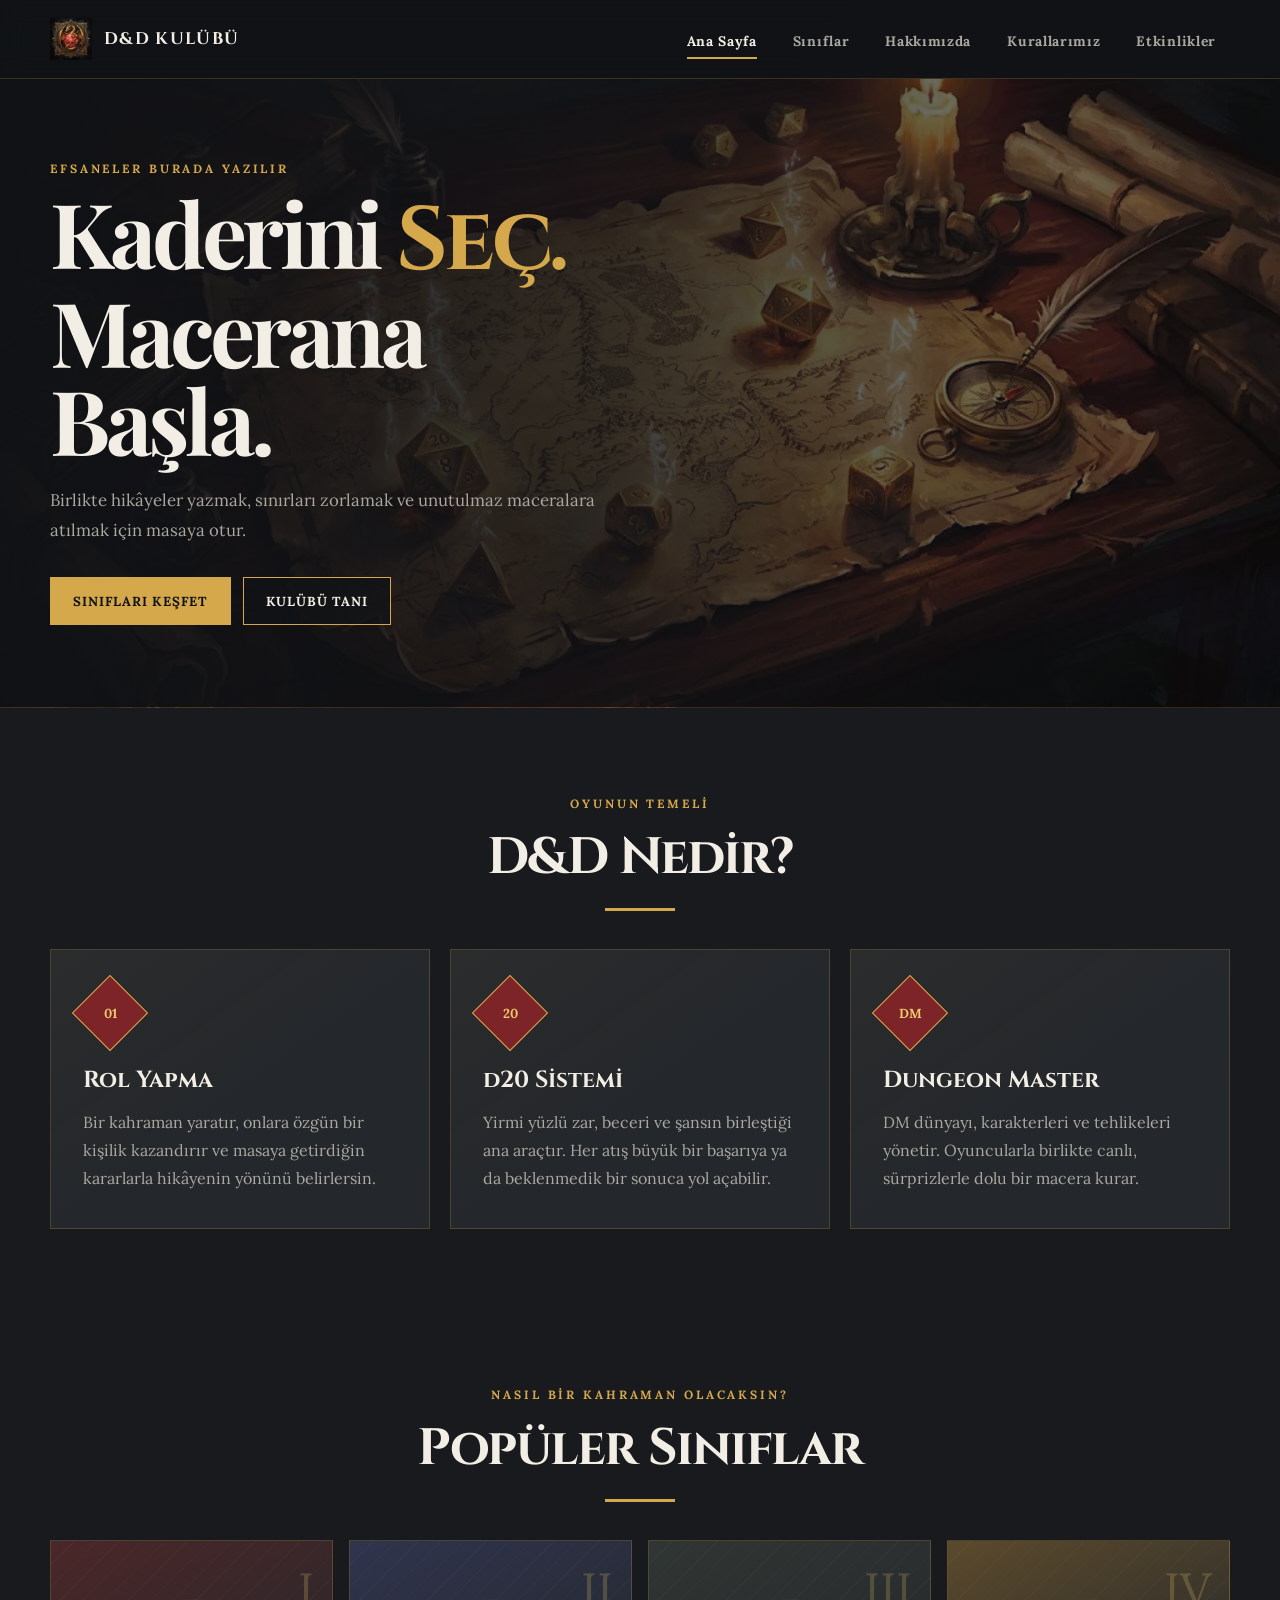
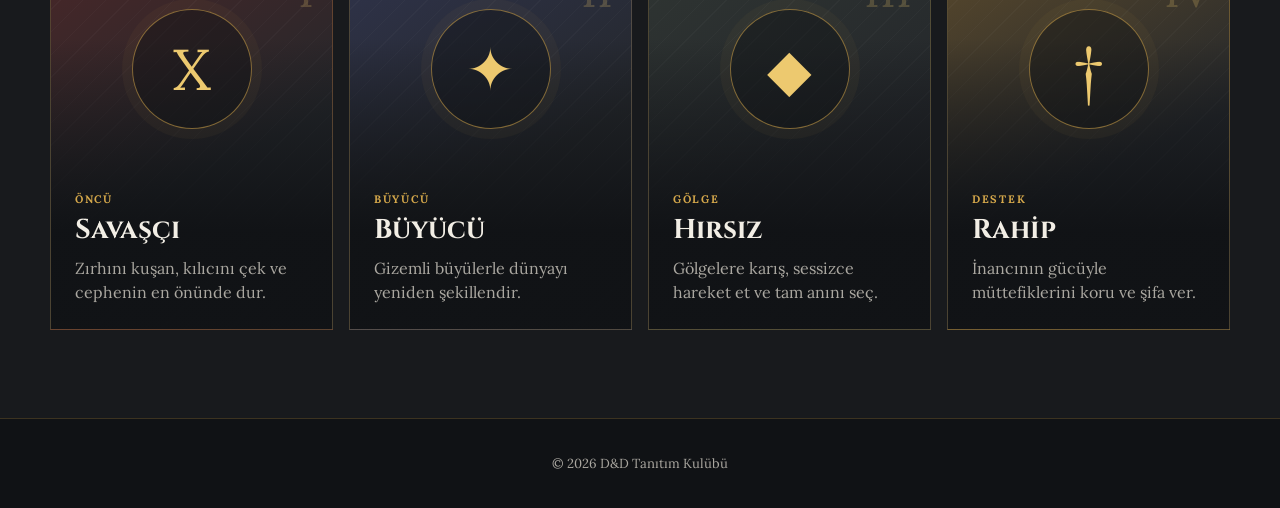
<file: index.html>
<!DOCTYPE html>
<html lang="tr">
<head>
    <meta charset="UTF-8">
    <meta name="viewport" content="width=device-width, initial-scale=1.0">
    <meta name="description" content="Dungeons & Dragons maceralarına, sınıflarına ve topluluğumuza modern bir giriş yapın.">
    <title>D&D Tanıtım Kulübü</title>
    <link rel="preconnect" href="https://fonts.googleapis.com">
    <link rel="preconnect" href="https://fonts.gstatic.com" crossorigin>
    <link href="https://fonts.googleapis.com/css2?family=Cinzel:wght@500;600;700&amp;family=Lora:wght@400;500;600;700&amp;family=Playfair+Display:wght@500;600;700&amp;display=swap" rel="stylesheet">
    <link rel="stylesheet" href="style.css">
</head>
<body>
    <!-- Sayfa üstündeki ortak ana menü -->
    <header class="site-header">
        <nav class="navbar" aria-label="Ana menü">
            <a class="brand" href="index.html" aria-label="D&D Kulübü ana sayfa">
                <img class="brand-logo" src="İMG/ikontasarımı.webp" alt="">
                <span>D&D Kulübü</span>
            </a>

            <ul class="nav-links">
                <li><a class="active" href="index.html" aria-current="page">Ana Sayfa</a></li>
                <li><a href="index.html#siniflar">Sınıflar</a></li>
                <li><a href="hakkimizda.html">Hakkımızda</a></li>
                <li><a href="hakkimizda.html#kurallar">Kurallarımız</a></li>
                <li><a href="etkinlikler.html">Etkinlikler</a></li>
            </ul>
        </nav>
    </header>

    <main>
        <!-- Hero: Kulübün ana daveti ve içeriğe yönlendirme -->
        <section class="hero" aria-labelledby="hero-title">
            <div class="hero-content">
                <p class="eyebrow">Efsaneler burada yazılır</p>
                <h1 id="hero-title">Kaderini <span>Seç.</span> Macerana Başla.</h1>
                <p class="hero-text">
                    Birlikte hikâyeler yazmak, sınırları zorlamak ve unutulmaz maceralara
                    atılmak için masaya otur.
                </p>
                <div class="hero-actions">
                    <a class="button button-primary" href="#siniflar">Sınıfları Keşfet</a>
                    <a class="button button-secondary" href="hakkimizda.html">Kulübü Tanı</a>
                </div>
            </div>

        </section>

        <!-- D&D'nin temel unsurlarını anlatan bilgi kartları -->
        <section class="section info-section" aria-labelledby="nedir-title">
            <div class="section-heading">
                <p class="eyebrow">Oyunun Temeli</p>
                <h2 id="nedir-title">D&amp;D Nedir?</h2>
                <div class="heading-line" aria-hidden="true"></div>
            </div>

            <div class="info-grid">
                <article class="info-card">
                    <div class="card-icon" aria-hidden="true">
                        <span>01</span>
                    </div>
                    <h3>Rol Yapma</h3>
                    <p>
                        Bir kahraman yaratır, onlara özgün bir kişilik kazandırır ve masaya
                        getirdiğin kararlarla hikâyenin yönünü belirlersin.
                    </p>
                </article>

                <article class="info-card">
                    <div class="card-icon" aria-hidden="true">
                        <span>20</span>
                    </div>
                    <h3>d20 Sistemi</h3>
                    <p>
                        Yirmi yüzlü zar, beceri ve şansın birleştiği ana araçtır. Her atış
                        büyük bir başarıya ya da beklenmedik bir sonuca yol açabilir.
                    </p>
                </article>

                <article class="info-card">
                    <div class="card-icon" aria-hidden="true">
                        <span>DM</span>
                    </div>
                    <h3>Dungeon Master</h3>
                    <p>
                        DM dünyayı, karakterleri ve tehlikeleri yönetir. Oyuncularla birlikte
                        canlı, sürprizlerle dolu bir macera kurar.
                    </p>
                </article>
            </div>
        </section>

        <!-- Popüler sınıf kartları -->
        <section class="section classes-section" id="siniflar" aria-labelledby="siniflar-title">
            <div class="section-heading">
                <p class="eyebrow">Nasıl Bir Kahraman Olacaksın?</p>
                <h2 id="siniflar-title">Popüler Sınıflar</h2>
                <div class="heading-line" aria-hidden="true"></div>
            </div>

            <div class="class-grid">
                <article class="class-card fighter">
                    <div class="class-number" aria-hidden="true">I</div>
                    <div class="class-symbol" aria-hidden="true">X</div>
                    <div class="class-content">
                        <p class="class-role">Öncü</p>
                        <h3>Savaşçı</h3>
                        <p>Zırhını kuşan, kılıcını çek ve cephenin en önünde dur.</p>
                    </div>
                </article>

                <article class="class-card wizard">
                    <div class="class-number" aria-hidden="true">II</div>
                    <div class="class-symbol" aria-hidden="true">✦</div>
                    <div class="class-content">
                        <p class="class-role">Büyücü</p>
                        <h3>Büyücü</h3>
                        <p>Gizemli büyülerle dünyayı yeniden şekillendir.</p>
                    </div>
                </article>

                <article class="class-card rogue">
                    <div class="class-number" aria-hidden="true">III</div>
                    <div class="class-symbol" aria-hidden="true">◆</div>
                    <div class="class-content">
                        <p class="class-role">Gölge</p>
                        <h3>Hırsız</h3>
                        <p>Gölgelere karış, sessizce hareket et ve tam anını seç.</p>
                    </div>
                </article>

                <article class="class-card cleric">
                    <div class="class-number" aria-hidden="true">IV</div>
                    <div class="class-symbol" aria-hidden="true">†</div>
                    <div class="class-content">
                        <p class="class-role">Destek</p>
                        <h3>Rahip</h3>
                        <p>İnancının gücüyle müttefiklerini koru ve şifa ver.</p>
                    </div>
                </article>
            </div>
        </section>
    </main>

    <footer class="site-footer">
        <p>&copy; 2026 D&amp;D Tanıtım Kulübü</p>
    </footer>
</body>
</html>
</file>
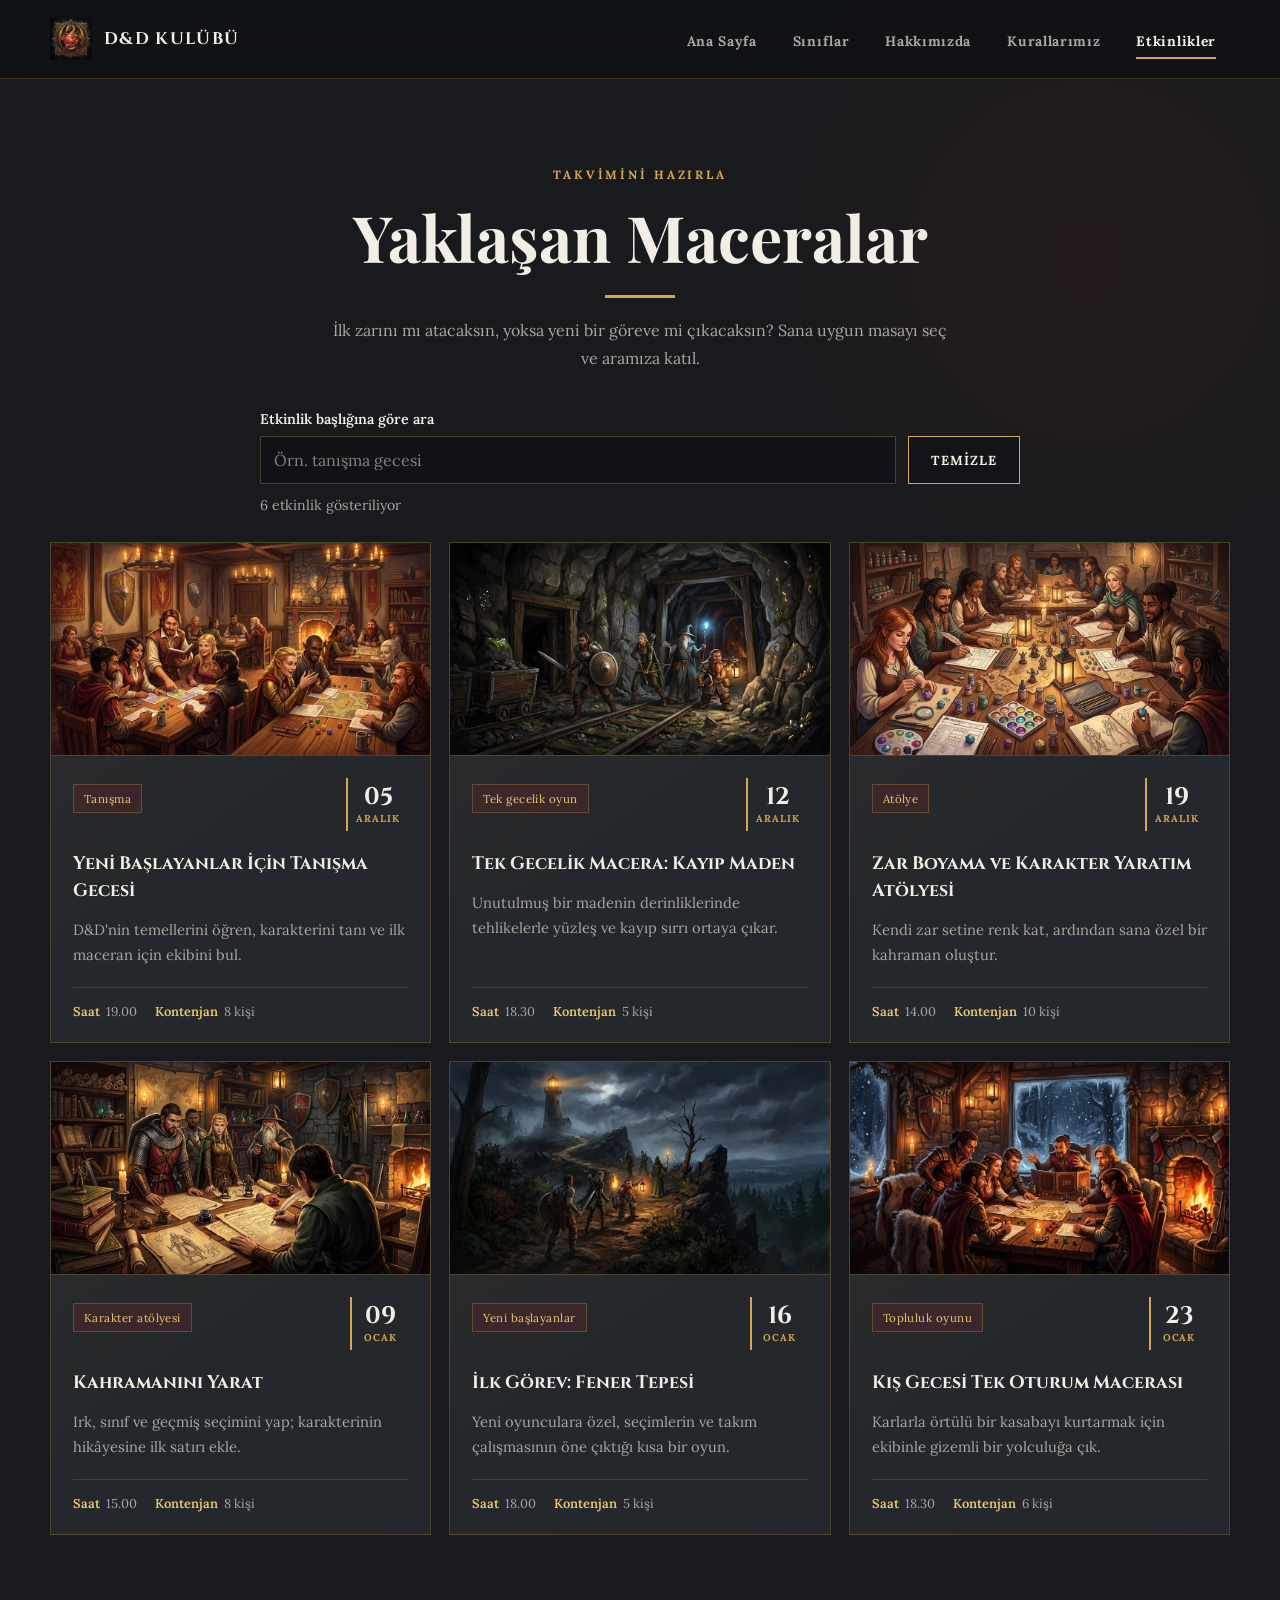
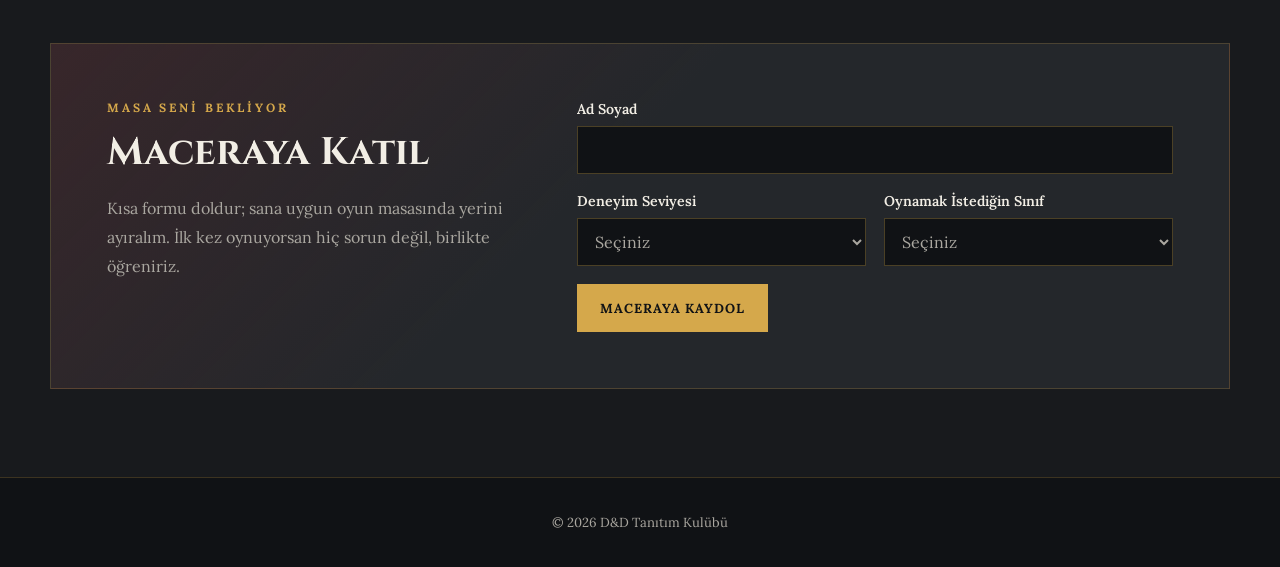
<file: etkinlikler.html>
<!DOCTYPE html>
<html lang="tr">
<head>
    <meta charset="UTF-8">
    <meta name="viewport" content="width=device-width, initial-scale=1.0">
    <meta name="description" content="D&D kulübünün yaklaşan oyunlarına ve atölyelerine göz at, macerana katıl.">
    <title>Etkinlikler | D&amp;D Tanıtım Kulübü</title>
    <link rel="preconnect" href="https://fonts.googleapis.com">
    <link rel="preconnect" href="https://fonts.gstatic.com" crossorigin>
    <link href="https://fonts.googleapis.com/css2?family=Cinzel:wght@500;600;700&amp;family=Lora:wght@400;500;600;700&amp;family=Playfair+Display:wght@500;600;700&amp;display=swap" rel="stylesheet">
    <link rel="stylesheet" href="style.css">
    <script src="script.js" defer></script>
</head>
<body>
    <!-- Diğer sayfalarla ortak üst menü -->
    <header class="site-header">
        <nav class="navbar" aria-label="Ana menü">
            <a class="brand" href="index.html" aria-label="D&D Kulübü ana sayfa">
                <img class="brand-logo" src="İMG/ikontasarımı.webp" alt="">
                <span>D&amp;D Kulübü</span>
            </a>

            <ul class="nav-links">
                <li><a href="index.html">Ana Sayfa</a></li>
                <li><a href="index.html#siniflar">Sınıflar</a></li>
                <li><a href="hakkimizda.html">Hakkımızda</a></li>
                <li><a href="hakkimizda.html#kurallar">Kurallarımız</a></li>
                <li><a class="active" href="etkinlikler.html" aria-current="page">Etkinlikler</a></li>
            </ul>
        </nav>
    </header>

    <main>
        <!-- Yaklaşan oyun ve atölyeler -->
        <section class="section events-section" aria-labelledby="events-title">
            <div class="section-heading">
                <p class="eyebrow">Takvimini hazırla</p>
                <h1 id="events-title">Yaklaşan Maceralar</h1>
                <div class="heading-line" aria-hidden="true"></div>
                <p class="events-intro">
                    İlk zarını mı atacaksın, yoksa yeni bir göreve mi çıkacaksın?
                    Sana uygun masayı seç ve aramıza katıl.
                </p>
            </div>

            <div class="event-search" role="search" aria-label="Etkinliklerde ara">
                <div class="event-search-field">
                    <label for="event-search-input">Etkinlik başlığına göre ara</label>
                    <input id="event-search-input" type="search" placeholder="Örn. tanışma gecesi" autocomplete="off">
                </div>
                <button class="button button-secondary event-search-clear" id="clear-event-search" type="button">Temizle</button>
                <p class="event-results-count" id="event-results-count" aria-live="polite" aria-atomic="true">6 etkinlik gösteriliyor</p>
                <p class="event-no-results" id="event-no-results" role="status" hidden>
                    Bu başlıkla eşleşen etkinlik bulunamadı. Farklı bir başlık deneyin.
                </p>
            </div>

            <div class="events-grid">
                <article class="event-card">
                    <img class="event-card-image" src="İMG/tanismagecesi.webp" alt="Maceracıların bir handa harita etrafında tanışması" loading="lazy">
                    <div class="event-card-content">
                        <div class="event-card-heading">
                            <span class="event-category">Tanışma</span>
                            <time class="event-date" datetime="2026-12-05T19:00">
                                <span class="event-day">05</span>
                                <span class="event-month">ARALIK</span>
                            </time>
                        </div>
                        <h2>Yeni Başlayanlar İçin Tanışma Gecesi</h2>
                        <p>D&amp;D'nin temellerini öğren, karakterini tanı ve ilk maceran için ekibini bul.</p>
                        <div class="event-details">
                            <span><strong>Saat</strong> 19.00</span>
                            <span><strong>Kontenjan</strong> 8 kişi</span>
                        </div>
                    </div>
                </article>

                <article class="event-card">
                    <img class="event-card-image" src="İMG/kayipmaden.webp" alt="Bir mağarada ejderhayla karşılaşan maceracılar" loading="lazy">
                    <div class="event-card-content">
                        <div class="event-card-heading">
                            <span class="event-category">Tek gecelik oyun</span>
                            <time class="event-date" datetime="2026-12-12T18:30">
                                <span class="event-day">12</span>
                                <span class="event-month">ARALIK</span>
                            </time>
                        </div>
                        <h2>Tek Gecelik Macera: Kayıp Maden</h2>
                        <p>Unutulmuş bir madenin derinliklerinde tehlikelerle yüzleş ve kayıp sırrı ortaya çıkar.</p>
                        <div class="event-details">
                            <span><strong>Saat</strong> 18.30</span>
                            <span><strong>Kontenjan</strong> 5 kişi</span>
                        </div>
                    </div>
                </article>

                <article class="event-card">
                    <img class="event-card-image" src="İMG/zarboyama.webp" alt="Zarlar ve karakter kâğıtlarıyla hazırlanmış bir oyun masası" loading="lazy">
                    <div class="event-card-content">
                        <div class="event-card-heading">
                            <span class="event-category">Atölye</span>
                            <time class="event-date" datetime="2026-12-19T14:00">
                                <span class="event-day">19</span>
                                <span class="event-month">ARALIK</span>
                            </time>
                        </div>
                        <h2>Zar Boyama ve Karakter Yaratım Atölyesi</h2>
                        <p>Kendi zar setine renk kat, ardından sana özel bir kahraman oluştur.</p>
                        <div class="event-details">
                            <span><strong>Saat</strong> 14.00</span>
                            <span><strong>Kontenjan</strong> 10 kişi</span>
                        </div>
                    </div>
                </article>

                <article class="event-card">
                    <img class="event-card-image" src="İMG/kahramaniniyarat.webp" alt="Masa başında karakterinin büyülerini yazan bir büyücü" loading="lazy">
                    <div class="event-card-content">
                        <div class="event-card-heading">
                            <span class="event-category">Karakter atölyesi</span>
                            <time class="event-date" datetime="2027-01-09T15:00">
                                <span class="event-day">09</span>
                                <span class="event-month">OCAK</span>
                            </time>
                        </div>
                        <h2>Kahramanını Yarat</h2>
                        <p>Irk, sınıf ve geçmiş seçimini yap; karakterinin hikâyesine ilk satırı ekle.</p>
                        <div class="event-details">
                            <span><strong>Saat</strong> 15.00</span>
                            <span><strong>Kontenjan</strong> 8 kişi</span>
                        </div>
                    </div>
                </article>

                <article class="event-card">
                    <img class="event-card-image" src="İMG/fenertepesi.webp" alt="Harita ve zarlarla hazırlanmış fantastik bir görev planı" loading="lazy">
                    <div class="event-card-content">
                        <div class="event-card-heading">
                            <span class="event-category">Yeni başlayanlar</span>
                            <time class="event-date" datetime="2027-01-16T18:00">
                                <span class="event-day">16</span>
                                <span class="event-month">OCAK</span>
                            </time>
                        </div>
                        <h2>İlk Görev: Fener Tepesi</h2>
                        <p>Yeni oyunculara özel, seçimlerin ve takım çalışmasının öne çıktığı kısa bir oyun.</p>
                        <div class="event-details">
                            <span><strong>Saat</strong> 18.00</span>
                            <span><strong>Kontenjan</strong> 5 kişi</span>
                        </div>
                    </div>
                </article>

                <article class="event-card">
                    <img class="event-card-image" src="İMG/kismacerasi.webp" alt="Bir handa macera planlayan oyuncular" loading="lazy">
                    <div class="event-card-content">
                        <div class="event-card-heading">
                            <span class="event-category">Topluluk oyunu</span>
                            <time class="event-date" datetime="2027-01-23T18:30">
                                <span class="event-day">23</span>
                                <span class="event-month">OCAK</span>
                            </time>
                        </div>
                        <h2>Kış Gecesi Tek Oturum Macerası</h2>
                        <p>Karlarla örtülü bir kasabayı kurtarmak için ekibinle gizemli bir yolculuğa çık.</p>
                        <div class="event-details">
                            <span><strong>Saat</strong> 18.30</span>
                            <span><strong>Kontenjan</strong> 6 kişi</span>
                        </div>
                    </div>
                </article>
            </div>
        </section>

        <!-- Etkinliklere katılım formu -->
        <section class="section signup-section" aria-labelledby="signup-title">
            <div class="signup-panel">
                <div class="signup-copy">
                    <p class="eyebrow">Masa seni bekliyor</p>
                    <h2 id="signup-title">Maceraya Katıl</h2>
                    <p>
                        Kısa formu doldur; sana uygun oyun masasında yerini ayıralım.
                        İlk kez oynuyorsan hiç sorun değil, birlikte öğreniriz.
                    </p>
                </div>

                <form class="registration-form" id="registration-form">
                    <div class="form-field form-field-full">
                        <label for="full-name">Ad Soyad</label>
                        <input id="full-name" name="fullName" type="text" autocomplete="name" maxlength="100" required>
                    </div>

                    <div class="form-field">
                        <label for="experience">Deneyim Seviyesi</label>
                        <select id="experience" name="experience" required>
                            <option value="" selected disabled>Seçiniz</option>
                            <option value="beginner">Yeni Başlayan</option>
                            <option value="experienced">Tecrübeli</option>
                        </select>
                    </div>

                    <div class="form-field">
                        <label for="class-choice">Oynamak İstediğin Sınıf</label>
                        <select id="class-choice" name="classChoice" required>
                            <option value="" selected disabled>Seçiniz</option>
                            <option value="fighter">Savaşçı</option>
                            <option value="wizard">Büyücü</option>
                            <option value="rogue">Hırsız</option>
                            <option value="cleric">Rahip</option>
                            <option value="undecided">Henüz karar vermedim</option>
                        </select>
                    </div>

                    <button class="button button-primary form-submit" type="submit">Maceraya Kaydol</button>
                    <p class="registration-message form-field-full" id="registration-message" role="status" aria-live="polite" hidden>
                        Maceraya kaydınız alındı!
                    </p>
                </form>
            </div>
        </section>
    </main>

    <!-- Diğer sayfalarla ortak alt bilgi -->
    <footer class="site-footer">
        <p>&copy; 2026 D&amp;D Tanıtım Kulübü</p>
    </footer>
</body>
</html>
</file>
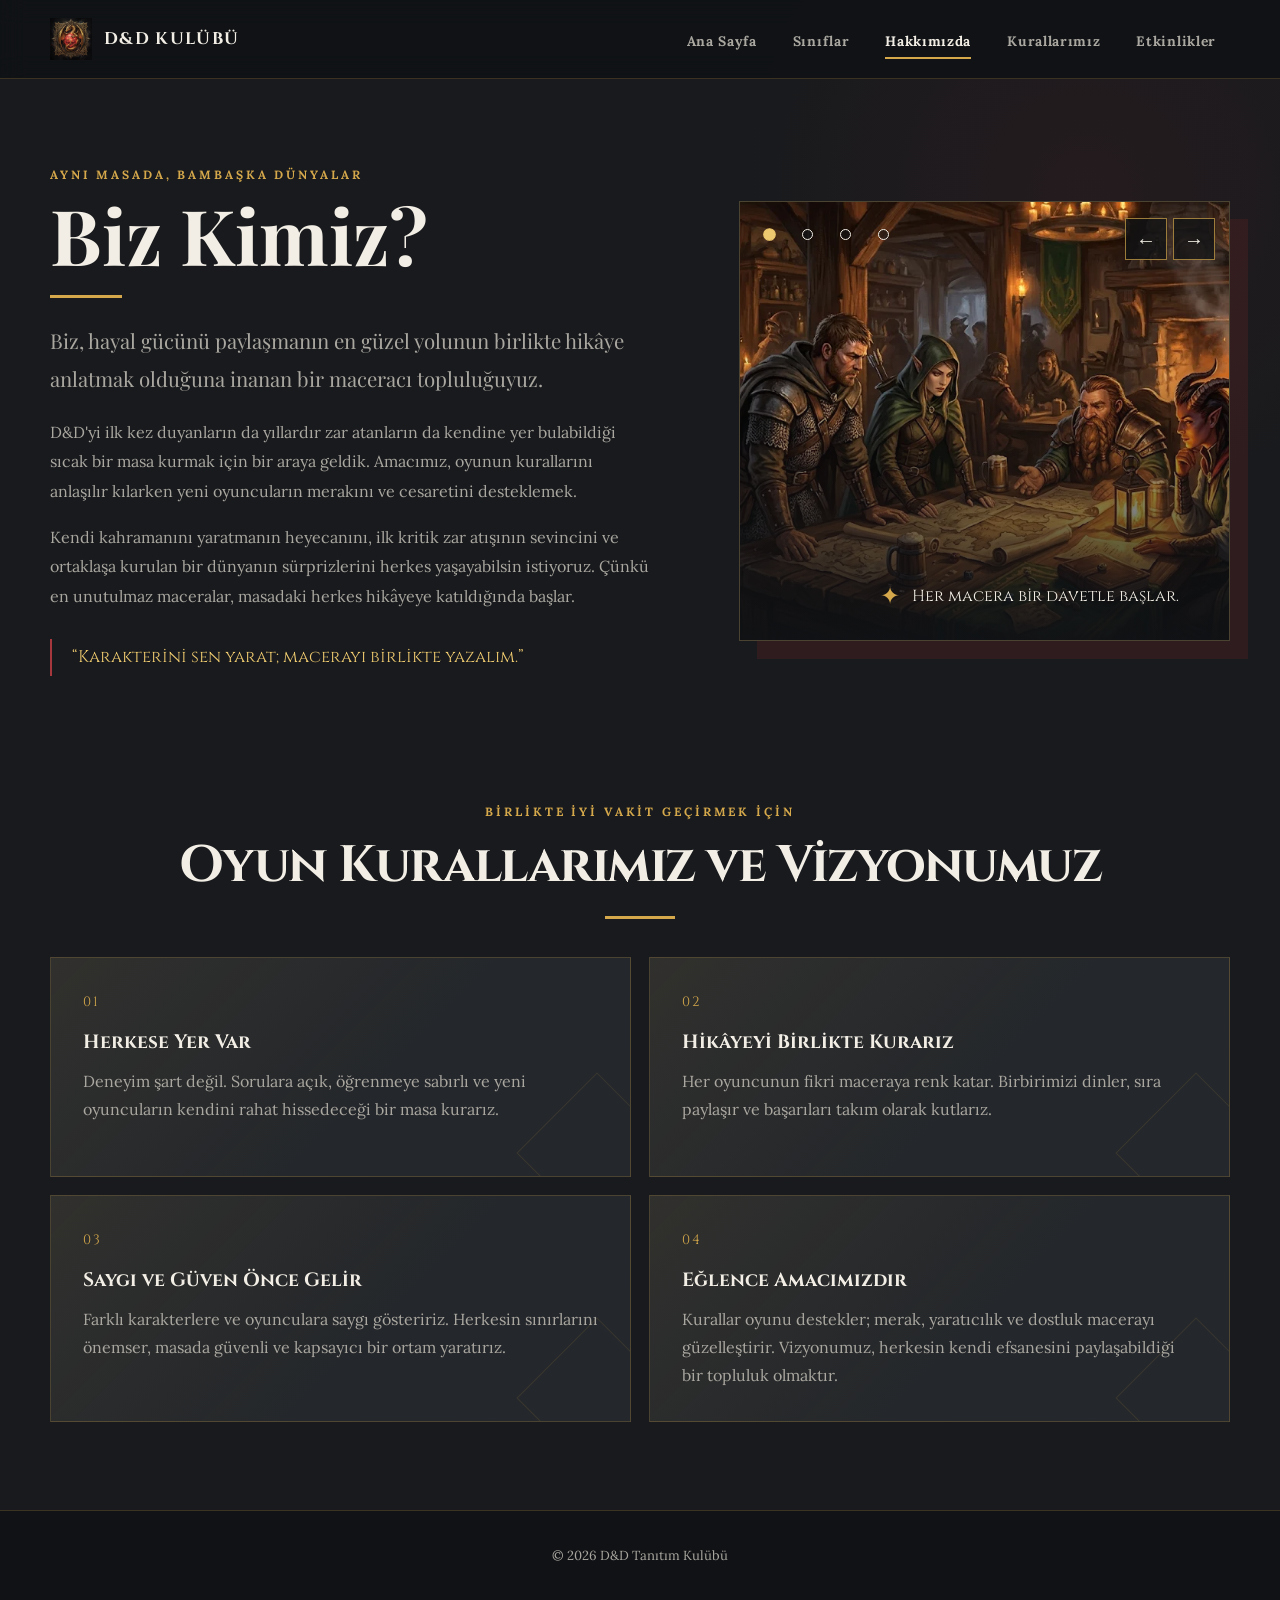
<file: hakkimizda.html>
<!DOCTYPE html>
<html lang="tr">
<head>
    <meta charset="UTF-8">
    <meta name="viewport" content="width=device-width, initial-scale=1.0">
    <meta name="description" content="D&D kulübümüzün topluluk hikâyesini, masa kurallarını ve vizyonunu keşfedin.">
    <title>Hakkımızda | D&amp;D Tanıtım Kulübü</title>
    <link rel="preconnect" href="https://fonts.googleapis.com">
    <link rel="preconnect" href="https://fonts.gstatic.com" crossorigin>
    <link href="https://fonts.googleapis.com/css2?family=Cinzel:wght@500;600;700&amp;family=Lora:wght@400;500;600;700&amp;family=Playfair+Display:wght@500;600;700&amp;display=swap" rel="stylesheet">
    <link rel="stylesheet" href="style.css">
    <script src="script.js" defer></script>
</head>
<body>
    <!-- Ana sayfayla ortak üst menü -->
    <header class="site-header">
        <nav class="navbar" aria-label="Ana menü">
            <a class="brand" href="index.html" aria-label="D&D Kulübü ana sayfa">
                <img class="brand-logo" src="İMG/ikontasarımı.webp" alt="">
                <span>D&amp;D Kulübü</span>
            </a>

            <ul class="nav-links">
                <li><a href="index.html">Ana Sayfa</a></li>
                <li><a href="index.html#siniflar">Sınıflar</a></li>
                <li><a class="active" href="hakkimizda.html" aria-current="page">Hakkımızda</a></li>
                <li><a href="hakkimizda.html#kurallar">Kurallarımız</a></li>
                <li><a href="etkinlikler.html">Etkinlikler</a></li>
            </ul>
        </nav>
    </header>

    <main>
        <!-- Topluluğun amacı ve yeni oyunculara uzanan hikâyesi -->
        <section class="section about-story" aria-labelledby="about-title">
            <div class="about-copy">
                <p class="eyebrow">Aynı masada, bambaşka dünyalar</p>
                <h1 id="about-title">Biz Kimiz?</h1>
                <div class="about-heading-line" aria-hidden="true"></div>
                <p class="about-lead">
                    Biz, hayal gücünü paylaşmanın en güzel yolunun birlikte hikâye anlatmak
                    olduğuna inanan bir maceracı topluluğuyuz.
                </p>
                <p>
                    D&amp;D'yi ilk kez duyanların da yıllardır zar atanların da kendine yer
                    bulabildiği sıcak bir masa kurmak için bir araya geldik. Amacımız,
                    oyunun kurallarını anlaşılır kılarken yeni oyuncuların merakını ve
                    cesaretini desteklemek.
                </p>
                <p>
                    Kendi kahramanını yaratmanın heyecanını, ilk kritik zar atışının
                    sevincini ve ortaklaşa kurulan bir dünyanın sürprizlerini herkes
                    yaşayabilsin istiyoruz. Çünkü en unutulmaz maceralar, masadaki herkes
                    hikâyeye katıldığında başlar.
                </p>
                <blockquote>
                    “Karakterini sen yarat; macerayı birlikte yazalım.”
                </blockquote>
            </div>

            <figure class="about-visual" data-carousel role="region" aria-roledescription="slayt gösterisi" aria-label="D&D topluluğu görselleri">
                <div class="about-slides">
                    <div class="about-slide is-active" role="group" aria-roledescription="slayt" aria-label="1 / 4" aria-hidden="false" data-caption="Her macera bir davetle başlar.">
                        <img src="İMG/içerik_atmosfergörseli.webp" alt="Bir D&D masasında zarlar, karakter kâğıtları ve macera kitapları">
                    </div>
                    <div class="about-slide" role="group" aria-roledescription="slayt" aria-label="2 / 4" aria-hidden="true" data-caption="Bazen macera, masanın etrafında başlar.">
                        <img src="İMG/zarmasasi.webp" alt="Oyuncuların bir harita etrafında plan yaptığı fantastik bir han">
                    </div>
                    <div class="about-slide" role="group" aria-roledescription="slayt" aria-label="3 / 4" aria-hidden="true" data-caption="Zorlukları birlikte aşar, hikâyeyi birlikte yazarız.">
                        <img src="İMG/ejderhaini.webp" alt="Bir ejderhayla karşılaşan maceracı kahramanlar">
                    </div>
                    <div class="about-slide" role="group" aria-roledescription="slayt" aria-label="4 / 4" aria-hidden="true" data-caption="Her oyuncunun hayal gücü dünyaya yeni bir renk katar.">
                        <img src="İMG/büyücü.webp" alt="Büyü kitabı üzerinde çalışan yaşlı bir büyücü">
                    </div>
                </div>
                <figcaption>
                    <span class="visual-mark" aria-hidden="true">✦</span>
                    <span id="about-slide-caption" aria-live="polite">Her macera bir davetle başlar.</span>
                </figcaption>
                <div class="about-slide-dots" role="group" aria-label="Slayt seçimi">
                    <button class="about-slide-dot is-active" type="button" aria-label="1. görsele git" aria-pressed="true" data-slide-to="0"></button>
                    <button class="about-slide-dot" type="button" aria-label="2. görsele git" aria-pressed="false" data-slide-to="1"></button>
                    <button class="about-slide-dot" type="button" aria-label="3. görsele git" aria-pressed="false" data-slide-to="2"></button>
                    <button class="about-slide-dot" type="button" aria-label="4. görsele git" aria-pressed="false" data-slide-to="3"></button>
                </div>
                <div class="about-slide-arrows">
                    <button class="about-slide-arrow" type="button" aria-label="Önceki görsel">&larr;</button>
                    <button class="about-slide-arrow" type="button" aria-label="Sonraki görsel">&rarr;</button>
                </div>
            </figure>
        </section>

        <!-- Dört temel masa kuralı ve topluluk vizyonu -->
        <section class="section rules-section" id="kurallar" aria-labelledby="rules-title">
            <div class="section-heading">
                <p class="eyebrow">Birlikte iyi vakit geçirmek için</p>
                <h2 id="rules-title">Oyun Kurallarımız ve Vizyonumuz</h2>
                <div class="heading-line" aria-hidden="true"></div>
            </div>

            <div class="rules-grid">
                <article class="rule-card">
                    <span class="rule-number" aria-hidden="true">01</span>
                    <h3>Herkese Yer Var</h3>
                    <p>
                        Deneyim şart değil. Sorulara açık, öğrenmeye sabırlı ve yeni
                        oyuncuların kendini rahat hissedeceği bir masa kurarız.
                    </p>
                </article>

                <article class="rule-card">
                    <span class="rule-number" aria-hidden="true">02</span>
                    <h3>Hikâyeyi Birlikte Kurarız</h3>
                    <p>
                        Her oyuncunun fikri maceraya renk katar. Birbirimizi dinler, sıra
                        paylaşır ve başarıları takım olarak kutlarız.
                    </p>
                </article>

                <article class="rule-card">
                    <span class="rule-number" aria-hidden="true">03</span>
                    <h3>Saygı ve Güven Önce Gelir</h3>
                    <p>
                        Farklı karakterlere ve oyunculara saygı gösteririz. Herkesin
                        sınırlarını önemser, masada güvenli ve kapsayıcı bir ortam yaratırız.
                    </p>
                </article>

                <article class="rule-card">
                    <span class="rule-number" aria-hidden="true">04</span>
                    <h3>Eğlence Amacımızdır</h3>
                    <p>
                        Kurallar oyunu destekler; merak, yaratıcılık ve dostluk macerayı
                        güzelleştirir. Vizyonumuz, herkesin kendi efsanesini paylaşabildiği
                        bir topluluk olmaktır.
                    </p>
                </article>
            </div>
        </section>
    </main>

    <!-- Ana sayfayla ortak alt bilgi -->
    <footer class="site-footer">
        <p>&copy; 2026 D&amp;D Tanıtım Kulübü</p>
    </footer>
</body>
</html>
</file>
<file: style.css>
:root {
    --background: #181a1d;
    --background-deep: #101215;
    --surface: #24272b;
    --surface-light: #2d3034;
    --gold: #d5a84b;
    --gold-light: #edc96f;
    --red: #7d2428;
    --red-light: #a6383d;
    --text: #f2eee5;
    --muted: #aaa7a0;
    --border: rgba(213, 168, 75, 0.22);
    --font-cinzel: "Cinzel", Georgia, serif;
    --font-playfair: "Playfair Display", Georgia, serif;
    --font-lora: "Lora", Georgia, serif;
}

/* Genel sıfırlamalar ve sayfa düzeni */
* {
    box-sizing: border-box;
}

html {
    scroll-behavior: smooth;
}

body {
    margin: 0;
    font-family: var(--font-lora);
    color: var(--text);
    background:
        radial-gradient(circle at 85% 12%, rgba(125, 36, 40, 0.12), transparent 22rem),
        var(--background);
}

a {
    color: inherit;
    text-decoration: none;
}

/* Üst menü */
.site-header {
    position: sticky;
    top: 0;
    z-index: 20;
    border-bottom: 1px solid var(--border);
    background: rgba(16, 18, 21, 0.96);
    backdrop-filter: blur(12px);
}

.navbar {
    width: min(1180px, calc(100% - 40px));
    min-height: 78px;
    margin: 0 auto;
    display: flex;
    align-items: center;
    justify-content: space-between;
    gap: 32px;
}

.brand {
    display: inline-flex;
    align-items: center;
    gap: 12px;
    font-family: var(--font-cinzel);
    font-size: 1.05rem;
    font-weight: 700;
    letter-spacing: 0.08em;
    text-transform: uppercase;
}

.brand-logo {
    width: 42px;
    height: 42px;
    display: block;
    object-fit: contain;
}

.nav-links {
    margin: 0;
    padding: 0;
    display: flex;
    align-items: center;
    gap: 8px;
    list-style: none;
}

.nav-links a {
    position: relative;
    display: block;
    padding: 28px 14px 25px;
    color: var(--muted);
    font-family: var(--font-lora);
    font-size: 0.86rem;
    font-weight: 700;
    letter-spacing: 0.05em;
}

.nav-links a::after {
    content: "";
    position: absolute;
    right: 14px;
    bottom: 16px;
    left: 14px;
    height: 2px;
    background: var(--gold);
    transform: scaleX(0);
    transition: transform 180ms ease;
}

.nav-links a:hover,
.nav-links a:focus-visible,
.nav-links a.active {
    color: var(--text);
}

.nav-links a:hover::after,
.nav-links a:focus-visible::after,
.nav-links a.active::after {
    transform: scaleX(1);
}

a:focus-visible {
    outline: 3px solid var(--gold-light);
    outline-offset: 4px;
}

/* Hero bölümü */
.hero {
    position: relative;
    min-height: 540px;
    width: 100%;
    display: flex;
    align-items: center;
    overflow: hidden;
    border-bottom: 1px solid var(--border);
    background: var(--background-deep) url("İMG/anasayfa-arkaplan.webp") center 45% / cover no-repeat;
}

.hero::before {
    content: "";
    position: absolute;
    inset: 0;
    background: linear-gradient(90deg, rgba(16, 18, 21, 0.96) 0%, rgba(16, 18, 21, 0.82) 48%, rgba(16, 18, 21, 0.42) 100%);
}

.hero-content {
    position: relative;
    z-index: 1;
}

.hero-content {
    max-width: 680px;
    padding: 82px 20px 82px max(40px, calc((100vw - 1180px) / 2));
}

.eyebrow {
    margin: 0 0 12px;
    color: var(--gold);
    font-family: var(--font-lora);
    font-size: 0.75rem;
    font-weight: 800;
    letter-spacing: 0.24em;
    text-transform: uppercase;
}

.hero h1 {
    max-width: 650px;
    margin: 0;
    font-family: var(--font-playfair);
    font-size: clamp(3.2rem, 7vw, 5.8rem);
    line-height: 0.98;
    letter-spacing: -0.045em;
}

.hero h1 span {
    color: var(--gold);
    font-family: var(--font-cinzel);
}

.hero-text {
    max-width: 570px;
    margin: 24px 0 32px;
    color: var(--muted);
    font-family: var(--font-lora);
    font-size: 1.05rem;
    line-height: 1.75;
}

.hero-actions {
    display: flex;
    flex-wrap: wrap;
    gap: 12px;
}

.button {
    min-height: 48px;
    display: inline-flex;
    align-items: center;
    justify-content: center;
    padding: 12px 22px;
    border: 1px solid var(--gold);
    font-family: var(--font-lora);
    font-size: 0.82rem;
    font-weight: 800;
    letter-spacing: 0.08em;
    text-transform: uppercase;
    transition: 180ms ease;
}

.button-primary {
    color: var(--background-deep);
    background: var(--gold);
}

.button-primary:hover,
.button-primary:focus-visible {
    background: var(--gold-light);
    transform: translateY(-2px);
}

.button-secondary {
    color: var(--text);
    background: rgba(16, 18, 21, 0.72);
}

.button-secondary:hover,
.button-secondary:focus-visible {
    border-color: var(--gold-light);
    color: var(--gold-light);
}

/* Ortak bölüm başlıkları */
.section {
    width: min(1180px, calc(100% - 40px));
    margin: 0 auto;
    padding: 88px 0;
}

.section-heading {
    margin-bottom: 38px;
    text-align: center;
}

.section-heading h2 {
    margin: 0;
    font-family: var(--font-cinzel);
    font-size: clamp(2.2rem, 4vw, 3.5rem);
    letter-spacing: -0.03em;
}

.heading-line {
    width: 70px;
    height: 3px;
    margin: 16px auto 0;
    background: var(--gold);
}

/* D&D bilgi kartları */
.info-grid {
    display: grid;
    grid-template-columns: repeat(3, minmax(0, 1fr));
    gap: 20px;
}

.info-card {
    min-height: 280px;
    padding: 36px 32px;
    border: 1px solid var(--border);
    background:
        linear-gradient(145deg, rgba(213, 168, 75, 0.035), transparent 55%),
        var(--surface);
    transition: transform 180ms ease, border-color 180ms ease;
}

.info-card:hover {
    border-color: rgba(213, 168, 75, 0.55);
    transform: translateY(-6px);
}

.card-icon {
    width: 54px;
    height: 54px;
    display: grid;
    place-items: center;
    margin-bottom: 24px;
    border: 1px solid var(--gold);
    color: var(--gold-light);
    background: var(--red);
    font-family: var(--font-lora);
    font-size: 0.82rem;
    font-weight: 800;
    transform: rotate(45deg);
}

.card-icon span {
    transform: rotate(-45deg);
}

.info-card h3 {
    margin: 0 0 12px;
    font-family: var(--font-cinzel);
    font-size: 1.45rem;
}

.info-card p {
    margin: 0;
    color: var(--muted);
    font-family: var(--font-lora);
    line-height: 1.75;
}

/* Sınıf kartları */
.classes-section {
    padding-top: 70px;
}

.class-grid {
    display: grid;
    grid-template-columns: repeat(4, minmax(0, 1fr));
    gap: 16px;
}

.class-card {
    position: relative;
    min-height: 390px;
    overflow: hidden;
    border: 1px solid var(--border);
    background: var(--surface);
    isolation: isolate;
    transition: transform 180ms ease, border-color 180ms ease;
}

.class-card::before {
    content: "";
    position: absolute;
    inset: 0;
    z-index: -1;
    background:
        linear-gradient(180deg, transparent 25%, rgba(16, 18, 21, 0.96) 75%),
        repeating-linear-gradient(135deg, rgba(255, 255, 255, 0.025) 0 1px, transparent 1px 16px);
}

.class-card:hover {
    border-color: var(--gold);
    transform: translateY(-8px);
}

.fighter {
    background: linear-gradient(155deg, #4b2728 0%, #24272b 58%);
}

.wizard {
    background: linear-gradient(155deg, #30344d 0%, #24272b 58%);
}

.rogue {
    background: linear-gradient(155deg, #303633 0%, #24272b 58%);
}

.cleric {
    background: linear-gradient(155deg, #5b4a2c 0%, #24272b 58%);
}

.class-number {
    position: absolute;
    top: 18px;
    right: 18px;
    color: rgba(237, 201, 111, 0.22);
    font-size: 3rem;
}

.class-symbol {
    width: 120px;
    height: 120px;
    display: grid;
    place-items: center;
    margin: 68px auto 0;
    border: 1px solid rgba(213, 168, 75, 0.55);
    border-radius: 50%;
    color: var(--gold-light);
    background: rgba(16, 18, 21, 0.42);
    box-shadow: 0 0 0 10px rgba(213, 168, 75, 0.04);
    font-size: 3.6rem;
}

.class-content {
    position: absolute;
    right: 24px;
    bottom: 24px;
    left: 24px;
}

.class-role {
    margin: 0 0 5px;
    color: var(--gold);
    font-family: var(--font-lora);
    font-size: 0.68rem;
    font-weight: 800;
    letter-spacing: 0.16em;
    text-transform: uppercase;
}

.class-content h3 {
    margin: 0 0 8px;
    font-family: var(--font-cinzel);
    font-size: 1.7rem;
}

.class-content > p:last-child {
    margin: 0;
    color: var(--muted);
    font-family: var(--font-lora);
    line-height: 1.55;
}

.site-footer {
    min-height: 90px;
    display: grid;
    place-items: center;
    border-top: 1px solid var(--border);
    color: var(--muted);
    background: var(--background-deep);
    font-family: var(--font-lora);
    font-size: 0.82rem;
}

/* Hakkımızda sayfası */
.about-story {
    display: grid;
    grid-template-columns: minmax(0, 1.1fr) minmax(300px, 0.9fr);
    align-items: center;
    gap: clamp(36px, 7vw, 88px);
}

.about-copy h1 {
    margin: 0;
    font-family: var(--font-playfair);
    font-size: clamp(3rem, 6vw, 5rem);
    line-height: 1.05;
}

.about-heading-line {
    width: 72px;
    height: 3px;
    margin: 20px 0 24px;
    background: var(--gold);
}

.about-copy p:not(.eyebrow) {
    color: var(--muted);
    line-height: 1.85;
}

.about-copy .about-lead {
    color: var(--text);
    font-family: var(--font-playfair);
    font-size: 1.28rem;
    line-height: 1.65;
}

.about-copy blockquote {
    margin: 28px 0 0;
    padding: 4px 0 4px 20px;
    border-left: 2px solid var(--red-light);
    color: var(--gold-light);
    font-family: var(--font-cinzel);
    font-size: 1.05rem;
    line-height: 1.7;
}

.about-visual {
    position: relative;
    min-height: 440px;
    margin: 0;
    overflow: hidden;
    border: 1px solid var(--border);
    background: var(--surface);
    box-shadow: 18px 18px 0 rgba(125, 36, 40, 0.22);
}

.about-visual::after {
    content: "";
    position: absolute;
    inset: 30% 0 0;
    z-index: 1;
    pointer-events: none;
    background: linear-gradient(180deg, transparent, rgba(16, 18, 21, 0.94));
}

.about-slides {
    position: absolute;
    inset: 0;
}

.about-slide {
    position: absolute;
    inset: 0;
    visibility: hidden;
    opacity: 0;
    transition: opacity 400ms ease, visibility 400ms ease;
}

.about-slide.is-active {
    visibility: visible;
    opacity: 1;
}

.about-visual img {
    position: absolute;
    width: 100%;
    height: 100%;
    object-fit: cover;
}

.about-visual figcaption {
    position: absolute;
    right: 24px;
    bottom: 24px;
    left: 140px;
    z-index: 2;
    display: flex;
    align-items: center;
    gap: 12px;
    color: var(--text);
    font-family: var(--font-cinzel);
    font-size: 1rem;
    line-height: 1.6;
}

.visual-mark {
    color: var(--gold);
    font-size: 1.5rem;
    flex: 0 0 auto;
}

.about-slide-dots,
.about-slide-arrows {
    position: absolute;
    top: 16px;
    z-index: 3;
    display: flex;
    align-items: center;
    gap: 6px;
}

.about-slide-dots {
    left: 14px;
}

.about-slide-dot {
    width: 32px;
    height: 32px;
    display: grid;
    place-items: center;
    padding: 0;
    border: 0;
    border-radius: 50%;
    background: transparent;
    cursor: pointer;
}

.about-slide-dot::after {
    content: "";
    width: 9px;
    height: 9px;
    border: 1px solid var(--text);
    border-radius: 50%;
    background: rgba(16, 18, 21, 0.6);
    transition: background-color 180ms ease, transform 180ms ease;
}

.about-slide-dot.is-active::after,
.about-slide-dot:hover::after {
    border-color: var(--gold-light);
    background: var(--gold-light);
    transform: scale(1.15);
}

.about-slide-arrows {
    right: 14px;
}

.about-slide-arrow {
    width: 42px;
    height: 42px;
    display: grid;
    place-items: center;
    border: 1px solid rgba(213, 168, 75, 0.7);
    color: var(--text);
    background: rgba(16, 18, 21, 0.76);
    font: inherit;
    font-size: 1.25rem;
    cursor: pointer;
    transition: color 180ms ease, background-color 180ms ease;
}

.about-slide-arrow:hover,
.about-slide-arrow:focus-visible {
    color: var(--background-deep);
    background: var(--gold);
}

.about-slide-dot:focus-visible,
.about-slide-arrow:focus-visible {
    outline: 2px solid var(--gold-light);
    outline-offset: 3px;
}

.rules-section {
    padding-top: 40px;
    scroll-margin-top: 100px;
}

.rules-grid {
    display: grid;
    grid-template-columns: repeat(2, minmax(0, 1fr));
    gap: 18px;
}

.rule-card {
    position: relative;
    min-height: 220px;
    padding: 32px;
    overflow: hidden;
    border: 1px solid var(--border);
    background:
        linear-gradient(135deg, rgba(213, 168, 75, 0.07), transparent 58%),
        var(--surface);
    transition: transform 180ms ease, border-color 180ms ease;
}

.rule-card::after {
    content: "";
    position: absolute;
    right: -24px;
    bottom: -34px;
    width: 112px;
    height: 112px;
    border: 1px solid rgba(213, 168, 75, 0.12);
    transform: rotate(45deg);
}

.rule-card:hover {
    border-color: rgba(213, 168, 75, 0.58);
    transform: translateY(-5px);
}

.rule-number {
    display: inline-block;
    margin-bottom: 18px;
    color: var(--gold);
    font-family: var(--font-cinzel);
    font-size: 0.85rem;
    letter-spacing: 0.12em;
}

.rule-card h3 {
    position: relative;
    z-index: 1;
    margin: 0 0 12px;
    font-family: var(--font-cinzel);
    font-size: 1.2rem;
}

.rule-card p {
    position: relative;
    z-index: 1;
    max-width: 52ch;
    margin: 0;
    color: var(--muted);
    line-height: 1.75;
}

/* Etkinlikler sayfası */
.events-section .section-heading {
    max-width: 760px;
    margin-right: auto;
    margin-left: auto;
}

.events-section h1 {
    margin: 0;
    font-family: var(--font-playfair);
    font-size: clamp(2.6rem, 5vw, 4rem);
}

.events-intro {
    max-width: 620px;
    margin: 18px auto 0;
    color: var(--muted);
    line-height: 1.75;
}

.event-search {
    max-width: 760px;
    margin: 0 auto 28px;
    display: grid;
    grid-template-columns: minmax(0, 1fr) auto;
    align-items: end;
    gap: 12px;
}

.event-search-field {
    min-width: 0;
    display: flex;
    flex-direction: column;
    gap: 8px;
}

.event-search-field label {
    color: var(--text);
    font-size: 0.88rem;
    font-weight: 600;
}

.event-search-field input {
    width: 100%;
    min-width: 0;
    min-height: 48px;
    padding: 11px 13px;
    border: 1px solid rgba(213, 168, 75, 0.3);
    border-radius: 0;
    color: var(--text);
    background: var(--background-deep);
    font: inherit;
}

.event-search-field input:focus-visible {
    outline: 2px solid var(--gold-light);
    outline-offset: 2px;
}

.event-search-field input::placeholder {
    color: #85827c;
}

.event-search-clear {
    min-height: 48px;
    cursor: pointer;
    white-space: nowrap;
}

.event-results-count,
.event-no-results {
    grid-column: 1 / -1;
    margin: 0;
    color: var(--muted);
    font-size: 0.88rem;
}

.event-no-results {
    padding: 16px;
    border: 1px solid var(--border);
    color: var(--gold-light);
    background: rgba(125, 36, 40, 0.16);
}

.events-grid {
    display: grid;
    grid-template-columns: repeat(3, minmax(0, 1fr));
    gap: 18px;
}

.event-card[hidden] {
    display: none;
}

.event-card {
    min-height: 450px;
    display: flex;
    flex-direction: column;
    overflow: hidden;
    border: 1px solid var(--border);
    background:
        linear-gradient(145deg, rgba(213, 168, 75, 0.06), transparent 55%),
        var(--surface);
    transition: transform 180ms ease, border-color 180ms ease;
}

.event-card-image {
    display: block;
    width: 100%;
    height: auto;
    aspect-ratio: 16 / 9;
    object-fit: cover;
    border-bottom: 1px solid var(--border);
}

.event-card-content {
    flex: 1;
    padding: 22px;
    display: flex;
    flex-direction: column;
}

.event-card:hover {
    border-color: rgba(213, 168, 75, 0.58);
    transform: translateY(-5px);
}

.event-card-heading {
    display: flex;
    align-items: flex-start;
    justify-content: space-between;
    gap: 12px;
    margin-bottom: 20px;
}

.event-category {
    margin-top: 6px;
    padding: 6px 10px;
    border: 1px solid rgba(213, 168, 75, 0.28);
    color: var(--gold-light);
    background: rgba(125, 36, 40, 0.24);
    font-size: 0.72rem;
    letter-spacing: 0.04em;
}

.event-date {
    min-width: 58px;
    display: flex;
    flex-direction: column;
    align-items: center;
    padding: 7px 8px;
    border-left: 2px solid var(--gold);
    color: var(--text);
    line-height: 1;
}

.event-day {
    font-family: var(--font-cinzel);
    font-size: 1.5rem;
    font-weight: 700;
}

.event-month {
    margin-top: 5px;
    color: var(--gold);
    font-family: var(--font-lora);
    font-size: 0.62rem;
    font-weight: 700;
    letter-spacing: 0.1em;
}

.event-card h2 {
    margin: 0 0 12px;
    font-family: var(--font-cinzel);
    font-size: 1.12rem;
    line-height: 1.5;
}

.event-card-content > p {
    margin: 0 0 20px;
    color: var(--muted);
    font-size: 0.92rem;
    line-height: 1.7;
}

.event-details {
    display: flex;
    flex-wrap: wrap;
    gap: 8px 18px;
    margin-top: auto;
    padding-top: 15px;
    border-top: 1px solid var(--border);
    color: var(--muted);
    font-size: 0.8rem;
}

.event-details span {
    display: flex;
    gap: 6px;
}

.event-details strong {
    color: var(--gold-light);
    font-weight: 600;
}

.signup-section {
    padding-top: 20px;
}

.signup-panel {
    display: grid;
    grid-template-columns: minmax(220px, 0.8fr) minmax(0, 1.2fr);
    gap: clamp(28px, 6vw, 72px);
    padding: clamp(28px, 5vw, 56px);
    border: 1px solid var(--border);
    background:
        linear-gradient(135deg, rgba(125, 36, 40, 0.22), transparent 45%),
        var(--surface);
}

.signup-copy h2 {
    margin: 0 0 16px;
    font-family: var(--font-cinzel);
    font-size: clamp(1.7rem, 3vw, 2.4rem);
}

.signup-copy > p:last-child {
    margin: 0;
    color: var(--muted);
    line-height: 1.8;
}

.registration-form {
    display: grid;
    grid-template-columns: repeat(2, minmax(0, 1fr));
    align-content: start;
    gap: 18px;
}

.form-field {
    display: flex;
    flex-direction: column;
    gap: 8px;
}

.form-field-full {
    grid-column: 1 / -1;
}

.form-field label {
    color: var(--text);
    font-size: 0.88rem;
    font-weight: 600;
}

.form-field input,
.form-field select {
    width: 100%;
    min-height: 48px;
    padding: 11px 13px;
    border: 1px solid rgba(213, 168, 75, 0.3);
    border-radius: 0;
    color: var(--text);
    background: var(--background-deep);
    font: inherit;
}

.form-field select:invalid {
    color: var(--muted);
}

.form-field input:focus-visible,
.form-field select:focus-visible {
    outline: 2px solid var(--gold-light);
    outline-offset: 2px;
}

.form-submit {
    justify-self: start;
    cursor: pointer;
}

.registration-message {
    margin: 0;
    padding: 14px 16px;
    border: 1px solid var(--gold);
    color: var(--gold-light);
    background: rgba(213, 168, 75, 0.08);
    font-weight: 600;
    line-height: 1.5;
}

/* Tablet düzeni */
@media (max-width: 980px) {
    .navbar {
        min-height: 68px;
    }

    .brand {
        font-size: 0.9rem;
    }

    .nav-links {
        gap: 0;
    }

    .nav-links a {
        padding-right: 8px;
        padding-left: 8px;
        font-size: 0.78rem;
    }

    .class-grid {
        grid-template-columns: repeat(2, minmax(0, 1fr));
    }

    .events-grid {
        grid-template-columns: repeat(2, minmax(0, 1fr));
    }

    .event-search {
        max-width: 620px;
    }

    .about-story {
        grid-template-columns: minmax(0, 1fr) minmax(260px, 0.8fr);
        gap: 36px;
    }

    .about-visual {
        min-height: 380px;
    }
}

/* Mobil düzeni */
@media (max-width: 720px) {
    .navbar {
        width: min(100% - 24px, 1180px);
        min-height: auto;
        padding: 12px 0;
        flex-direction: column;
        align-items: flex-start;
        gap: 8px;
    }

    .brand-logo {
        width: 38px;
        height: 38px;
    }

    .nav-links {
        width: 100%;
        overflow-x: auto;
        justify-content: flex-start;
        scrollbar-width: thin;
    }

    .nav-links li {
        flex: 0 0 auto;
    }

    .nav-links a {
        padding: 12px 10px;
    }

    .nav-links a::after {
        right: 10px;
        bottom: 5px;
        left: 10px;
    }

    .hero {
        min-height: 620px;
        align-items: center;
    }

    .hero-content {
        max-width: none;
        padding: 64px 20px;
        text-align: center;
    }

    .hero h1 {
        font-size: clamp(2.8rem, 15vw, 4.2rem);
    }

    .hero-text {
        margin-right: auto;
        margin-left: auto;
    }

    .hero-actions {
        justify-content: center;
    }

    .section {
        width: min(100% - 24px, 1180px);
        padding: 64px 0;
    }

    .info-grid,
    .class-grid,
    .events-grid {
        grid-template-columns: 1fr;
    }

    .about-story {
        grid-template-columns: 1fr;
        gap: 32px;
    }

    .about-visual {
        min-height: 340px;
        box-shadow: 10px 10px 0 rgba(125, 36, 40, 0.22);
    }

    .about-visual figcaption {
        right: 16px;
        bottom: 18px;
        left: 16px;
        font-size: 0.88rem;
    }

    .about-slide-dots,
    .about-slide-arrows {
        top: 10px;
    }

    .about-slide-dots {
        left: 8px;
        gap: 0;
    }

    .about-slide-arrows {
        right: 8px;
        gap: 4px;
    }

    .about-slide-arrow {
        width: 38px;
        height: 38px;
    }

    .rules-section {
        padding-top: 20px;
    }

    .rules-grid {
        grid-template-columns: 1fr;
    }

    .signup-panel {
        grid-template-columns: 1fr;
        gap: 28px;
    }

    .info-card {
        min-height: auto;
    }

    .class-card {
        min-height: 350px;
    }
}

@media (max-width: 420px) {
    .event-search {
        grid-template-columns: minmax(0, 1fr);
    }

    .event-search-clear {
        justify-self: start;
    }
}

@media (prefers-reduced-motion: reduce) {
    html {
        scroll-behavior: auto;
    }

    .button,
    .info-card,
    .class-card,
    .rule-card,
    .event-card,
    .about-slide,
    .about-slide-dot::after,
    .about-slide-arrow,
    .nav-links a::after {
        transition: none;
    }
}
</file>
